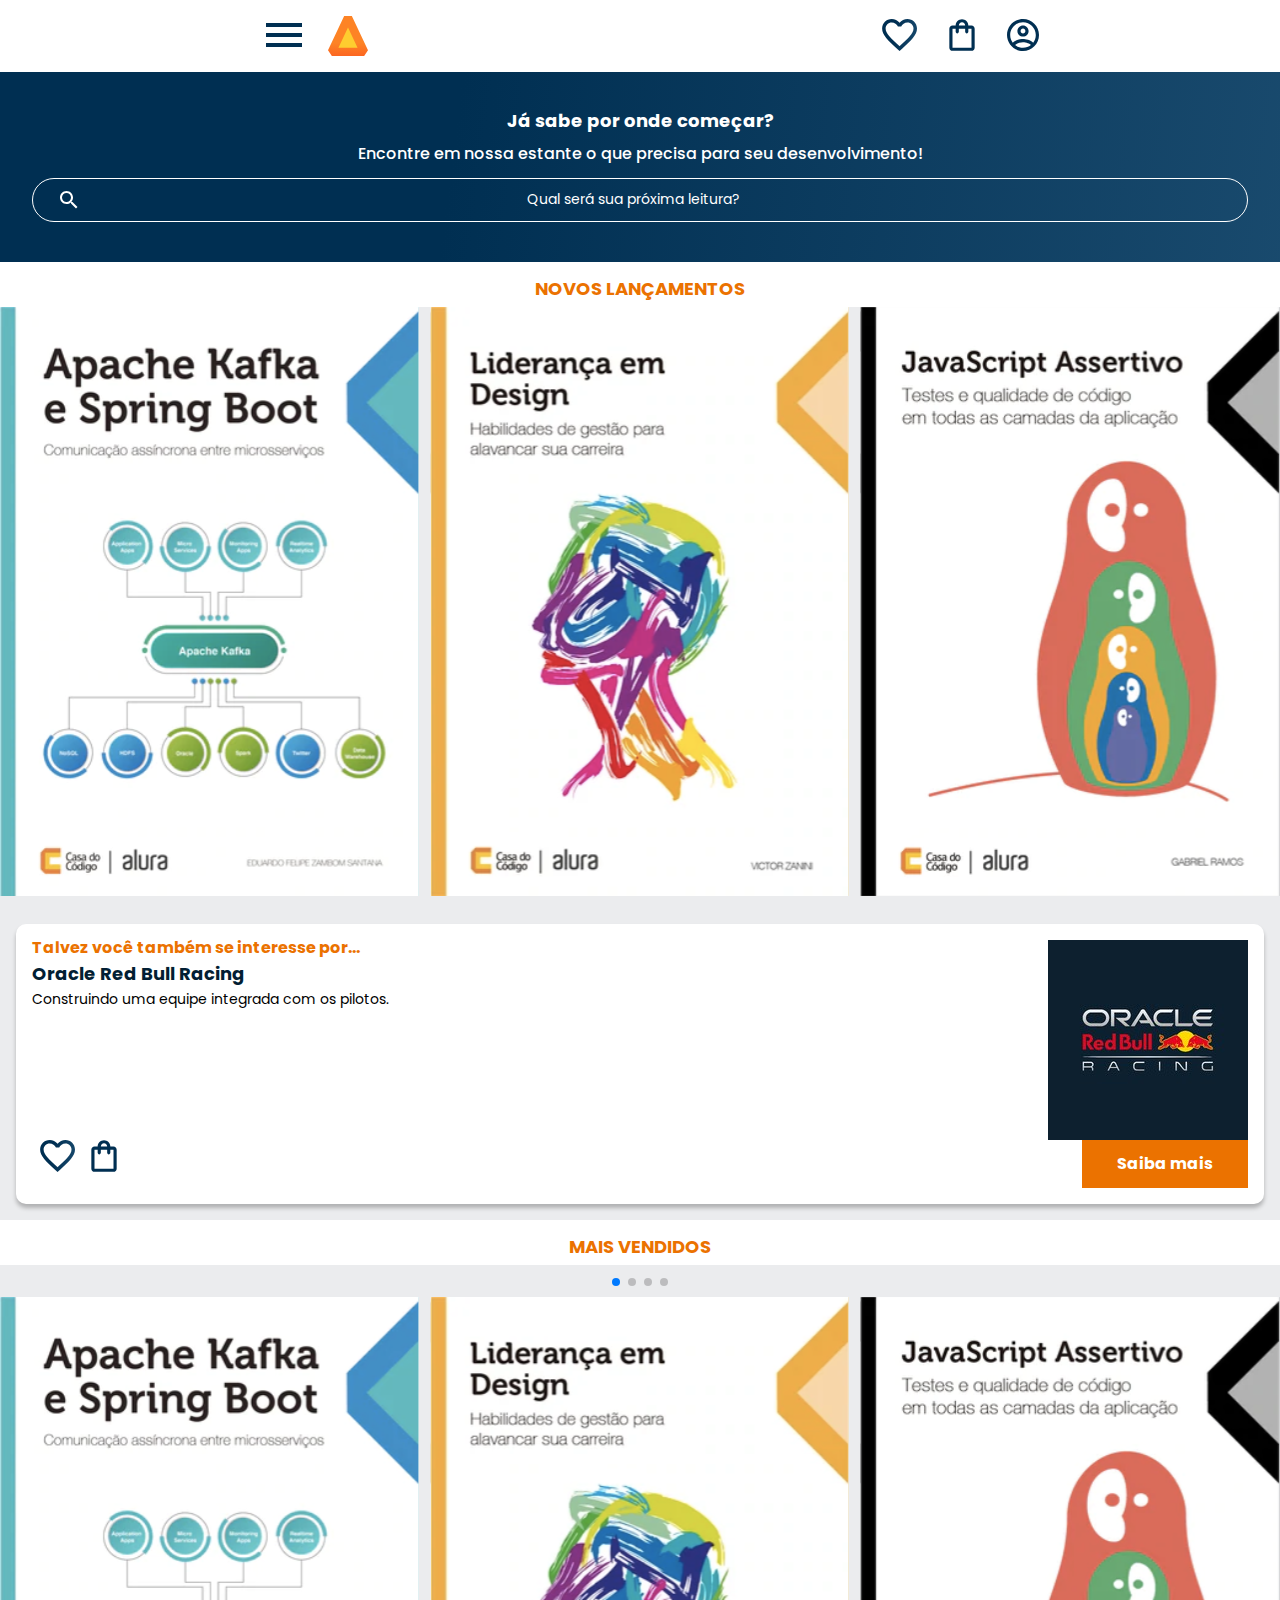
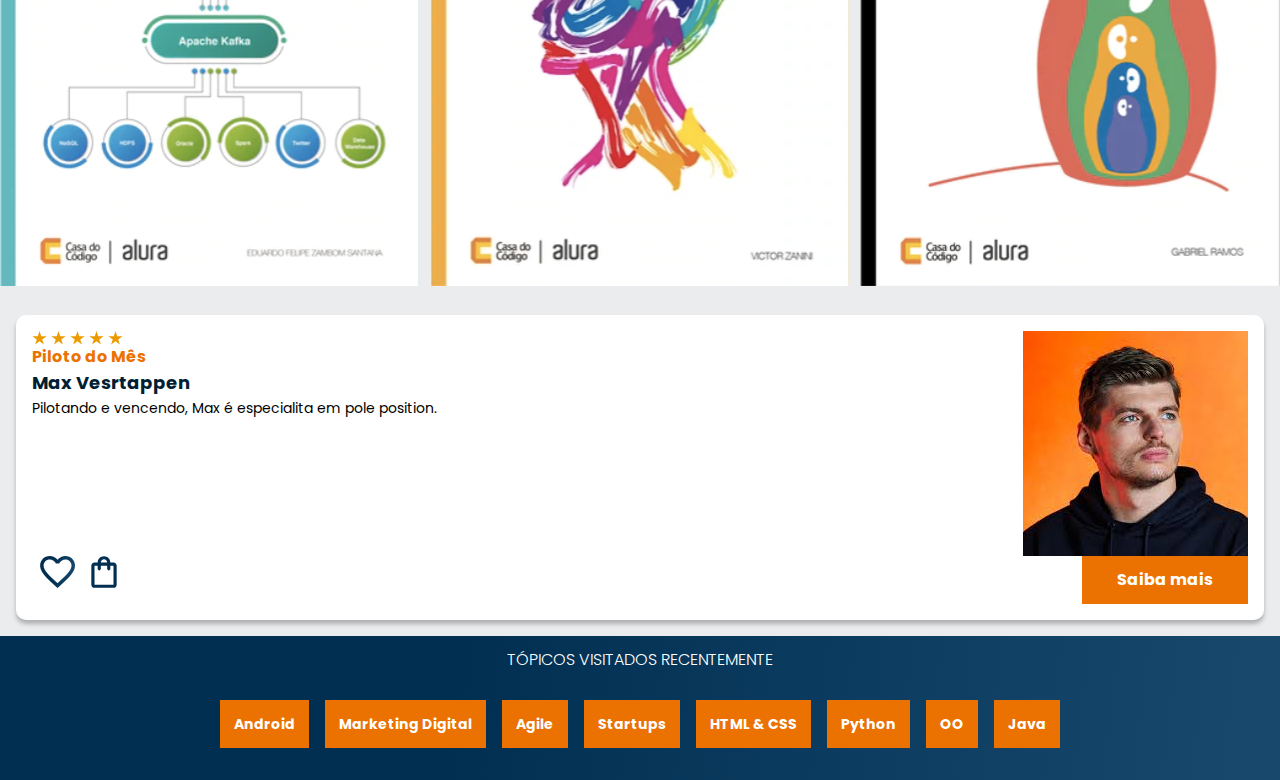
<file: RogerBooks/index.html>
<!DOCTYPE html>
<html>

<head>
  <meta charset="UTF-8">
  <meta name="viewport" content="width=device-width, initial-scale=1.0">
  <title>RogerBooks</title>
  <link rel="stylesheet" href="reset.css">
  <link rel="preconnect" href="https://fonts.googleapis.com">
  <link rel="preconnect" href="https://fonts.gstatic.com" crossorigin>
  <link href="https://fonts.googleapis.com/css2?family=Poppins:wght@300;400;500;700&display=swap" rel="stylesheet">
  <link rel="stylesheet" href="https://cdn.jsdelivr.net/npm/swiper@11/swiper-bundle.min.css" />
  <link rel="stylesheet" href="styles.css">
</head>

<body>
  <header class="cabeçalho">
    <div class="container">
      <input type="checkbox" id="menu" class="container__botao">
      <label for="menu">
        <span class="cabeçalho__menu-hamburguer container__imagem"></span>
      </label>
      <ul class="lista-menu">
        <li class="lista-menu__titulo">Categorias</li>
        <li class="lista-menu__item">
          <a href="#" class="lista-menu__link">Programação</a>
        </li>
        <li class="lista-menu__item">
          <a href="#" class="lista-menu__link">Front-end</a>
        </li>
        <li class="lista-menu__item">
          <a href="#" class="lista-menu__link">Infraestrutura</a>
        </li>
        <li class="lista-menu__item">
          <a href="#" class="lista-menu__link">Business</a>
        </li>
        <li class="lista-menu__item">
          <a href="#" class="lista-menu__link">Design & UX</a>
        </li>
      </ul>
      <img src="img/Logo.svg" alt="Logo da Alurabooks" class="container__imagem">
    </div>
    <div class="container">
      <a href="#"><img src="img/Favoritos.svg" alt="Meus favoritos" class="container__imagem"></a>
      <a href="#"><img src="img/Compras.svg" alt="Carrinhos de compras" class="container__imagem"></a>
      <a href="#"><img src="img/Usuario.svg" alt="Meu perfil" class="container__imagem"></a>
    </div>
  </header>

  <section class="banner">
    <h2 class="banner__titulo">Já sabe por onde começar?</h2>
    <p class="banner__texto">Encontre em nossa estante o que precisa para seu desenvolvimento!</p>
    <input type="search" class="banner__pesquisa" placeholder="Qual será sua próxima leitura?">
  </section>

  <section class="carrossel">
    <h2 class="carrossel__titulo">Novos lançamentos</h2>
    <!-- Slider main container -->
    <div class="swiper">
      <!-- Additional required wrapper -->
      <div class="swiper-wrapper">
        <!-- Slides -->
        <div class="swiper-slide"><img src="img/ApacheKafka (1).svg"
            alt="Livro sobre apache kafka e spring boot da alura books"></div>
        <div class="swiper-slide"><img src="img/Liderança.svg"
            alt="Livro sobre liderança em design design da alura books"></div>
        <div class="swiper-slide"><img src="img/Javascript.svg" alt="Livro sobre javascript assertivo da alura books">
        </div>
        <div class="swiper-slide">
          <img src="img/Guia Front-end.svg" alt="Livro Guia front end" />
        </div>
        <div class="swiper-slide">
          <img src="img/Portugol.svg" alt="Livro sobre portugol" />
        </div>
        <div class="swiper-slide">
          <img src="img/Acessibilidade.svg" alt="Livro sobre acessibilidade" />
        </div>
      </div>

      <!-- If we need navigation buttons -->
      <div class="swiper-button-prev"></div>
      <div class="swiper-button-next"></div>

    </div>

    <div class="card">
      <div class="card__descrição">
        <div class="descrição">
          <h3 class="descrição__titulo">Talvez você também se interesse por...</h3>
          <h2 class="descrição__titulo-livro">Oracle Red Bull Racing</h2>
          <p class="descrição__texto">
            Construindo uma equipe integrada com os pilotos.
          </p>
        </div>
        <img src="img/red_bull_racing_logo.jpeg" alt="redbull_logo" class="descrição__imagem" />
      </div>
      <div class="card__botões">
        <ul class="botões">
          <li class="botões__item">
            <img src="img/Favoritos.svg" alt="Favoritar livro" />
          </li>
          <li class="botões__item">
            <img src="img/Compras.svg" alt="Adicionar no carrinho de compras" />
          </li>
        </ul>
        <a href="https://www.redbullracing.com/int-en//int-es" class="botões__ancora">Saiba mais</a>
      </div>
    </div>

  </section>

  <section class=”carrossel”>
    <h2 class="carrossel__titulo">Mais vendidos</h2>
    <div class="swiper">
      <!-- Additional required wrapper -->
      <!-- If we need pagination -->
      <div class="swiper-pagination"></div>

      <div class="swiper-wrapper">
        <!-- Slides -->
        <div class="swiper-slide"><img src="img/ApacheKafka (1).svg"
            alt="Livro sobre apache kafka e spring boot da alura books"></div>
        <div class="swiper-slide"><img src="img/Liderança.svg" alt="Livro sobre liderança em design da alura books">
        </div>
        <div class="swiper-slide"><img src="img/Javascript.svg" alt="Livro sobre javascript assertivo da alurabooks">
        </div>
        <div class="swiper-slide"><img src="img/Guia Front-end.svg" alt="Livro Guia front end"></div>
        <div class="swiper-slide"><img src="img/Portugol.svg" alt="Livro sobre portugol"></div>
        <div class="swiper-slide"><img src="img/Acessibilidade.svg" alt="livro sobre acessibilidade"></div>
      </div>

      <!-- If we need navigation buttons -->
      <div class="swiper-button-prev"></div>
      <div class="swiper-button-next"></div>
    </div>

    <div class="card">
      <!-- 1º linha -->
      <div class="card__descrição">
        <!-- 1º coluna -->
        <div class="descrição">
          <img src="img/Estrelinhas.svg" alt="Avaliação 5 estrelas">
          <h3 class="descrição__titulo">Piloto do Mês</h3>
          <h2 class="descrição__titulo-livro">Max Vesrtappen</h2>
          <p class="descrição__texto">Pilotando e vencendo, Max é especialita em pole position.
          </p>
        </div>
        <!-- 2º coluna -->
        <img src="img/images.jpeg" alt="Max_Verstappen" class="responsive-image">
      </div>

      <!-- 2º linha -->
      <div class="card__botões">
        <!-- 1º coluna -->
        <ul class="botões">
          <li class="botões__item"><img src="img/Favoritos.svg" alt="Favoritar livro"></li>
          <li class="botões__item"><img src="img/Compras.svg" alt="Adicionar no carrinho de compras"></li>
        </ul>
        <!-- 2º coluna -->
        <a href="https://pt.wikipedia.org/wiki/Max_Verstappen" class="botões__ancora">Saiba mais</a>
      </div>
    </div>



  </section>

  <section class="tópicos">
    <h2 class="tópicos__titulo">TÓPICOS VISITADOS RECENTEMENTE</h2>
    <ul class="tópicos__lista">
      <li class="tópicos__item"><a href="#" class="tópicos__link">Android</a></li>
      <li class="tópicos__item">
        <a href="#" class="tópicos__link">Marketing Digital</a>
      </li>
      <li class="tópicos__item">
        <a href="#" class="tópicos__link">Agile</a>
      </li>
      <li class="tópicos__item">
        <a href="#" class="tópicos__link">Startups</a>
      </li>
      <li class="tópicos__item">
        <a href="#" class="tópicos__link">HTML & CSS</a>
      </li>
      <li class="tópicos__item">
        <a href="#" class="tópicos__link">Python</a>
      </li>
      <li class="tópicos__item">
        <a href="#" class="tópicos__link">OO</a>
      </li>
      <li class="tópicos__item">
        <a href="#" class="tópicos__link">Java</a>
      </li>
    </ul>
  </section>

  <script src="https://cdn.jsdelivr.net/npm/swiper@11/swiper-bundle.min.js"></script>
  <script>
    const swiper = new Swiper(".swiper", {
      spaceBetween: 10,
      slidesPerView: 3,
      pagination: {
        el: ".swiper-pagination",
        type: "bullets",
      },
    });
  </script>
</body>

</html>
</file>
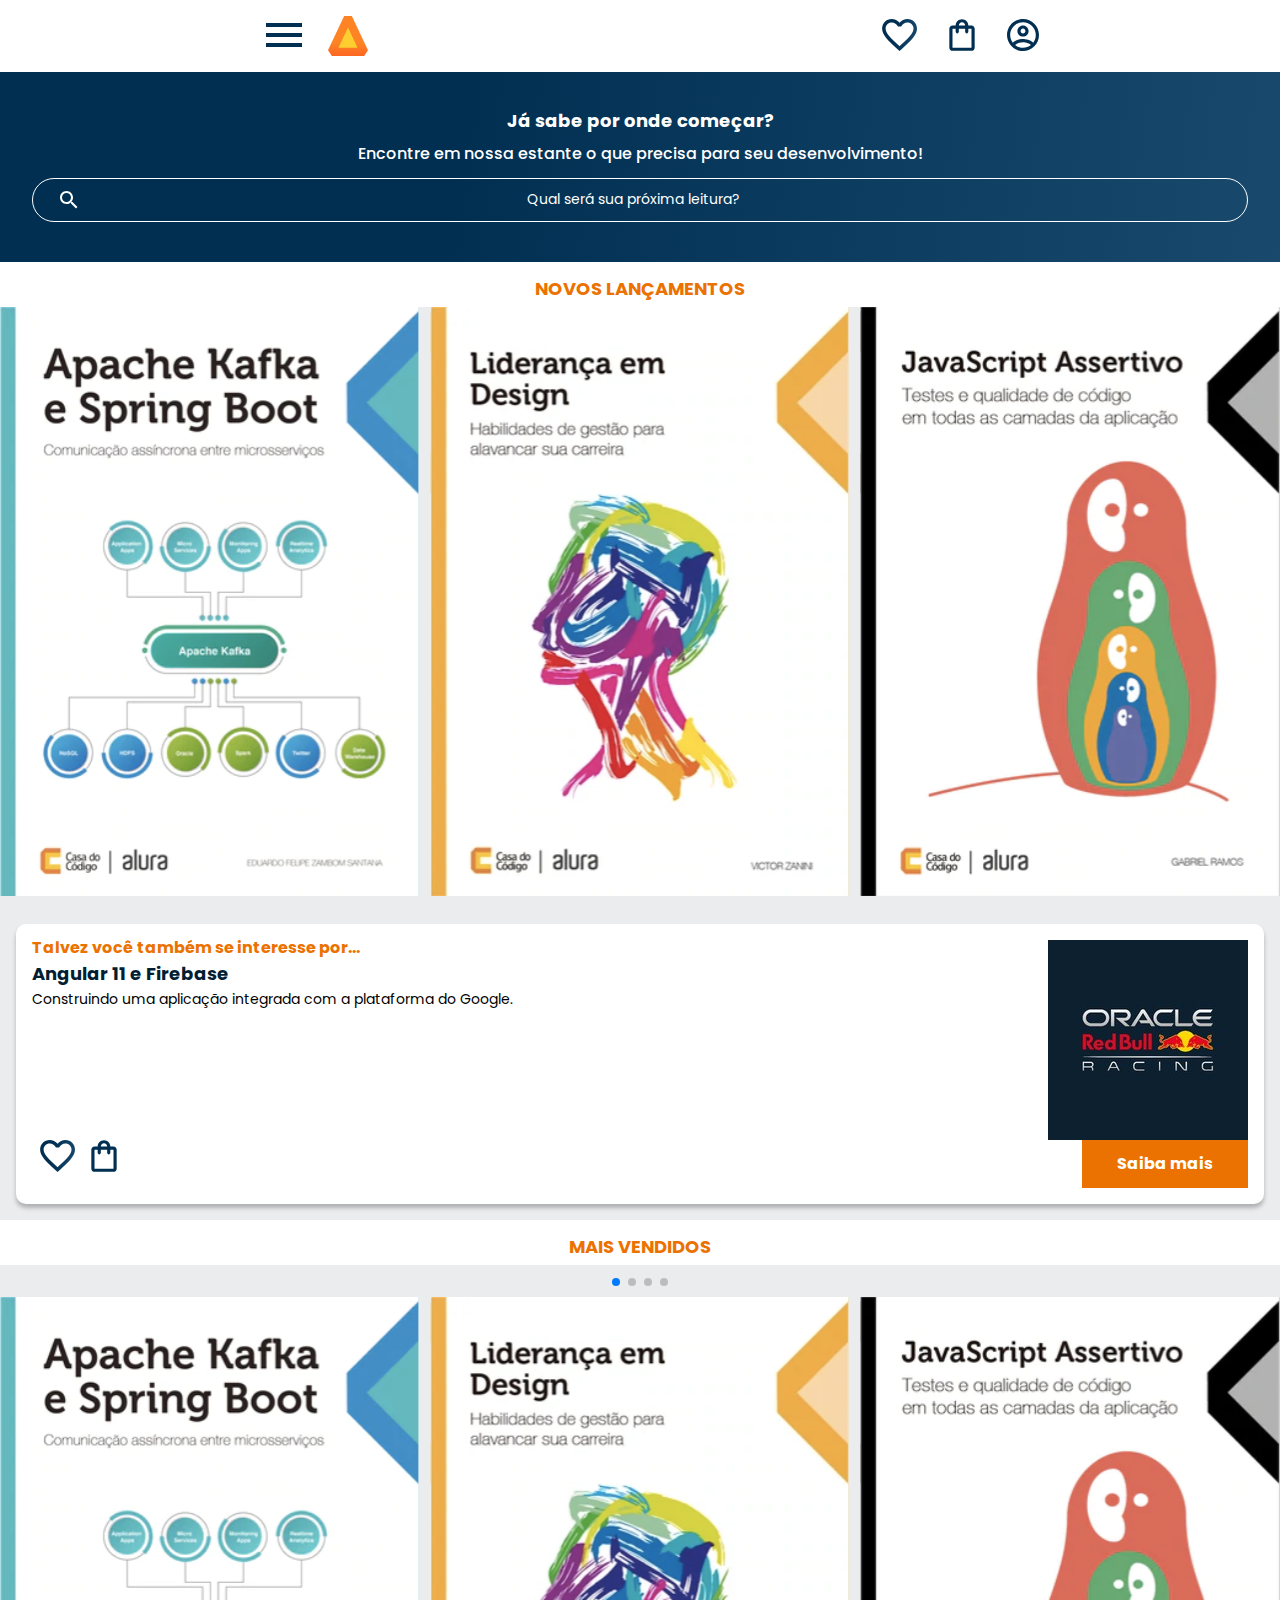
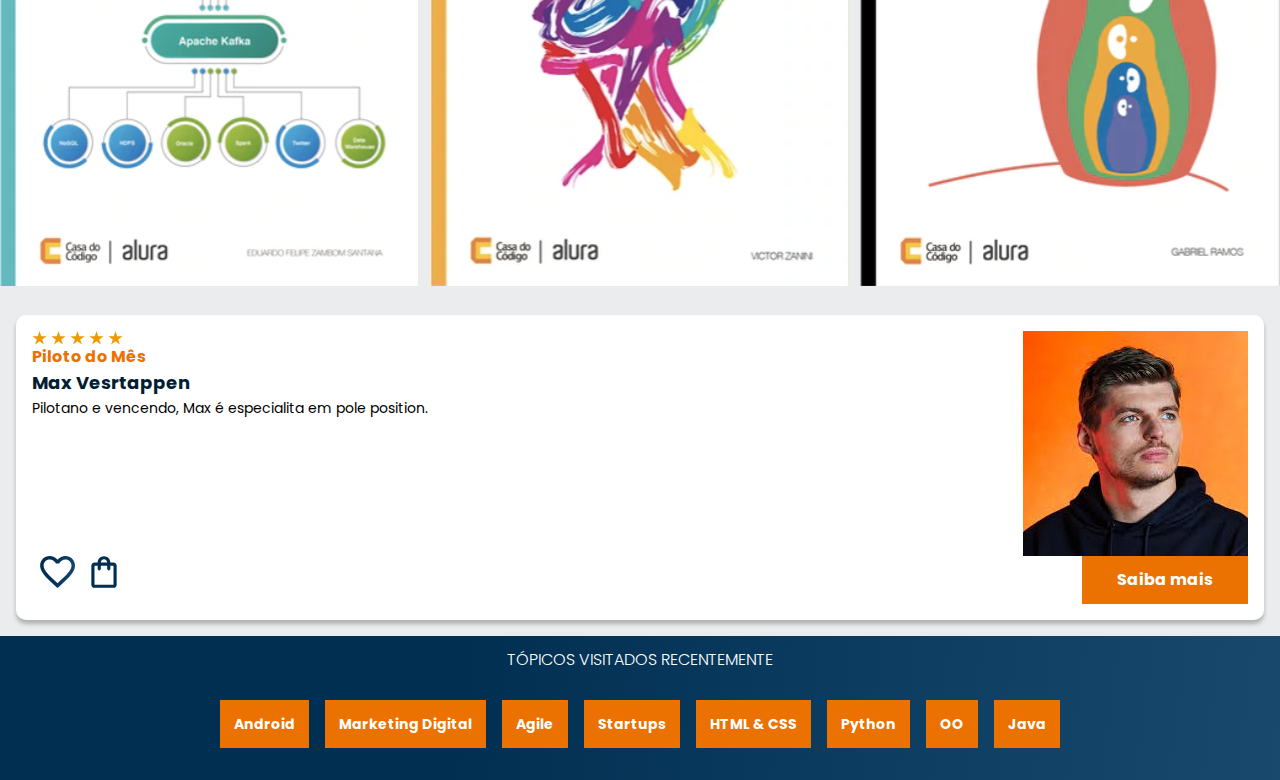
<file: RogerBooks-main/RogerBooks/index.html>
<!DOCTYPE html>
<html>

<head>
  <meta charset="UTF-8">
  <meta name="viewport" content="width=device-width, initial-scale=1.0">
  <title>RogerBooks</title>
  <link rel="stylesheet" href="reset.css">
  <link rel="preconnect" href="https://fonts.googleapis.com">
  <link rel="preconnect" href="https://fonts.gstatic.com" crossorigin>
  <link href="https://fonts.googleapis.com/css2?family=Poppins:wght@300;400;500;700&display=swap" rel="stylesheet">
  <link rel="stylesheet" href="https://cdn.jsdelivr.net/npm/swiper@11/swiper-bundle.min.css" />
  <link rel="stylesheet" href="styles.css">
</head>

<body>
  <header class="cabeçalho">
    <div class="container">
      <input type="checkbox" id="menu" class="container__botao">
      <label for="menu">
        <span class="cabeçalho__menu-hamburguer container__imagem"></span>
      </label>
      <ul class="lista-menu">
        <li class="lista-menu__titulo">Categorias</li>
        <li class="lista-menu__item">
          <a href="#" class="lista-menu__link">Programação</a>
        </li>
        <li class="lista-menu__item">
          <a href="#" class="lista-menu__link">Front-end</a>
        </li>
        <li class="lista-menu__item">
          <a href="#" class="lista-menu__link">Infraestrutura</a>
        </li>
        <li class="lista-menu__item">
          <a href="#" class="lista-menu__link">Business</a>
        </li>
        <li class="lista-menu__item">
          <a href="#" class="lista-menu__link">Design & UX</a>
        </li>
      </ul>
      <img src="img/Logo.svg" alt="Logo da Alurabooks" class="container__imagem">
    </div>
    <div class="container">
      <a href="#"><img src="img/Favoritos.svg" alt="Meus favoritos" class="container__imagem"></a>
      <a href="#"><img src="img/Compras.svg" alt="Carrinhos de compras" class="container__imagem"></a>
      <a href="#"><img src="img/Usuario.svg" alt="Meu perfil" class="container__imagem"></a>
    </div>
  </header>

  <section class="banner">
    <h2 class="banner__titulo">Já sabe por onde começar?</h2>
    <p class="banner__texto">Encontre em nossa estante o que precisa para seu desenvolvimento!</p>
    <input type="search" class="banner__pesquisa" placeholder="Qual será sua próxima leitura?">
  </section>

  <section class="carrossel">
    <h2 class="carrossel__titulo">Novos lançamentos</h2>
    <!-- Slider main container -->
    <div class="swiper">
      <!-- Additional required wrapper -->
      <div class="swiper-wrapper">
        <!-- Slides -->
        <div class="swiper-slide"><img src="img/ApacheKafka (1).svg"
            alt="Livro sobre apache kafka e spring boot da alura books"></div>
        <div class="swiper-slide"><img src="img/Liderança.svg"
            alt="Livro sobre liderança em design design da alura books"></div>
        <div class="swiper-slide"><img src="img/Javascript.svg" alt="Livro sobre javascript assertivo da alura books">
        </div>
        <div class="swiper-slide">
          <img src="img/Guia Front-end.svg" alt="Livro Guia front end" />
        </div>
        <div class="swiper-slide">
          <img src="img/Portugol.svg" alt="Livro sobre portugol" />
        </div>
        <div class="swiper-slide">
          <img src="img/Acessibilidade.svg" alt="Livro sobre acessibilidade" />
        </div>
      </div>

      <!-- If we need navigation buttons -->
      <div class="swiper-button-prev"></div>
      <div class="swiper-button-next"></div>

    </div>

    <div class="card">
      <div class="card__descrição">
        <div class="descrição">
          <h3 class="descrição__titulo">Talvez você também se interesse por...</h3>
          <h2 class="descrição__titulo-livro">Angular 11 e Firebase</h2>
          <p class="descrição__texto">
            Construindo uma aplicação integrada com a plataforma do Google.
          </p>
        </div>
        <img src="img/red_bull_racing_logo.jpeg" alt="redbull_logo" class="descrição__imagem" />
      </div>
      <div class="card__botões">
        <ul class="botões">
          <li class="botões__item">
            <img src="img/Favoritos.svg" alt="Favoritar livro" />
          </li>
          <li class="botões__item">
            <img src="img/Compras.svg" alt="Adicionar no carrinho de compras" />
          </li>
        </ul>
        <a href="#" class="botões__ancora">Saiba mais</a>
      </div>
    </div>

  </section>

  <section class=”carrossel”>
    <h2 class="carrossel__titulo">Mais vendidos</h2>
    <div class="swiper">
      <!-- Additional required wrapper -->
      <!-- If we need pagination -->
      <div class="swiper-pagination"></div>

      <div class="swiper-wrapper">
        <!-- Slides -->
        <div class="swiper-slide"><img src="img/ApacheKafka (1).svg"
            alt="Livro sobre apache kafka e spring boot da alura books"></div>
        <div class="swiper-slide"><img src="img/Liderança.svg" alt="Livro sobre liderança em design da alura books">
        </div>
        <div class="swiper-slide"><img src="img/Javascript.svg" alt="Livro sobre javascript assertivo da alurabooks">
        </div>
        <div class="swiper-slide"><img src="img/Guia Front-end.svg" alt="Livro Guia front end"></div>
        <div class="swiper-slide"><img src="img/Portugol.svg" alt="Livro sobre portugol"></div>
        <div class="swiper-slide"><img src="img/Acessibilidade.svg" alt="livro sobre acessibilidade"></div>
      </div>

      <!-- If we need navigation buttons -->
      <div class="swiper-button-prev"></div>
      <div class="swiper-button-next"></div>
    </div>

    <div class="card">
      <!-- 1º linha -->
      <div class="card__descrição">
        <!-- 1º coluna -->
        <div class="descrição">
          <img src="img/Estrelinhas.svg" alt="Avaliação 5 estrelas">
          <h3 class="descrição__titulo">Piloto do Mês</h3>
          <h2 class="descrição__titulo-livro">Max Vesrtappen</h2>
          <p class="descrição__texto">Pilotano e vencendo, Max é especialita em pole position.
          </p>
        </div>
        <!-- 2º coluna -->
        <img src="img/images.jpeg" alt="Max_Verstappen" class="responsive-image">
      </div>

      <!-- 2º linha -->
      <div class="card__botões">
        <!-- 1º coluna -->
        <ul class="botões">
          <li class="botões__item"><img src="img/Favoritos.svg" alt="Favoritar livro"></li>
          <li class="botões__item"><img src="img/Compras.svg" alt="Adicionar no carrinho de compras"></li>
        </ul>
        <!-- 2º coluna -->
        <a href="#" class="botões__ancora">Saiba mais</a>
      </div>
    </div>



  </section>

  <section class="tópicos">
    <h2 class="tópicos__titulo">TÓPICOS VISITADOS RECENTEMENTE</h2>
    <ul class="tópicos__lista">
      <li class="tópicos__item"><a href="#" class="tópicos__link">Android</a></li>
      <li class="tópicos__item">
        <a href="#" class="tópicos__link">Marketing Digital</a>
      </li>
      <li class="tópicos__item">
        <a href="#" class="tópicos__link">Agile</a>
      </li>
      <li class="tópicos__item">
        <a href="#" class="tópicos__link">Startups</a>
      </li>
      <li class="tópicos__item">
        <a href="#" class="tópicos__link">HTML & CSS</a>
      </li>
      <li class="tópicos__item">
        <a href="#" class="tópicos__link">Python</a>
      </li>
      <li class="tópicos__item">
        <a href="#" class="tópicos__link">OO</a>
      </li>
      <li class="tópicos__item">
        <a href="#" class="tópicos__link">Java</a>
      </li>
    </ul>
  </section>

  <script src="https://cdn.jsdelivr.net/npm/swiper@11/swiper-bundle.min.js"></script>
  <script>
    const swiper = new Swiper(".swiper", {
      spaceBetween: 10,
      slidesPerView: 3,
      pagination: {
        el: ".swiper-pagination",
        type: "bullets",
      },
    });
  </script>
</body>

</html>
</file>
<file: RogerBooks/styles.css>
@import url("styles/header.css");
@import url("styles/banner.css");
@import url("styles/carrossel.css");
@import url("styles/topicos.css");

:root {
    --cor-de-fundo: #EBECEE;
    --branco: #FFFFFF;
    --laranja: #eb7200;
    --azul-degrade: linear-gradient(97.54deg, #002f52 35.49%, #326589 165.37%);
    --fonte-principal: "Poppins";
    --azul: #021e33;
}

body {
    background-color: var(--cor-de-fundo);
    font-family: var(--fonte-principal);
    font-size: 16px;
    font-weight: 400;
}

.container {
    display: flex;
    justify-content: center;
    align-items: center;
    width: 100%;
}

.responsive-image {
    max-width: 100%;
    height: auto;
    flex-shrink: 1; /* Para permitir que a imagem encolha */
}
</file>
<file: RogerBooks-main/RogerBooks/styles.css>
@import url("styles/header.css");
@import url("styles/banner.css");
@import url("styles/carrossel.css");
@import url("styles/topicos.css");

:root {
    --cor-de-fundo: #EBECEE;
    --branco: #FFFFFF;
    --laranja: #eb7200;
    --azul-degrade: linear-gradient(97.54deg, #002f52 35.49%, #326589 165.37%);
    --fonte-principal: "Poppins";
    --azul: #021e33;
}

body {
    background-color: var(--cor-de-fundo);
    font-family: var(--fonte-principal);
    font-size: 16px;
    font-weight: 400;
}

.container {
    display: flex;
    justify-content: center;
    align-items: center;
    width: 100%;
}

.responsive-image {
    max-width: 100%;
    height: auto;
    flex-shrink: 1; /* Para permitir que a imagem encolha */
}
</file>
